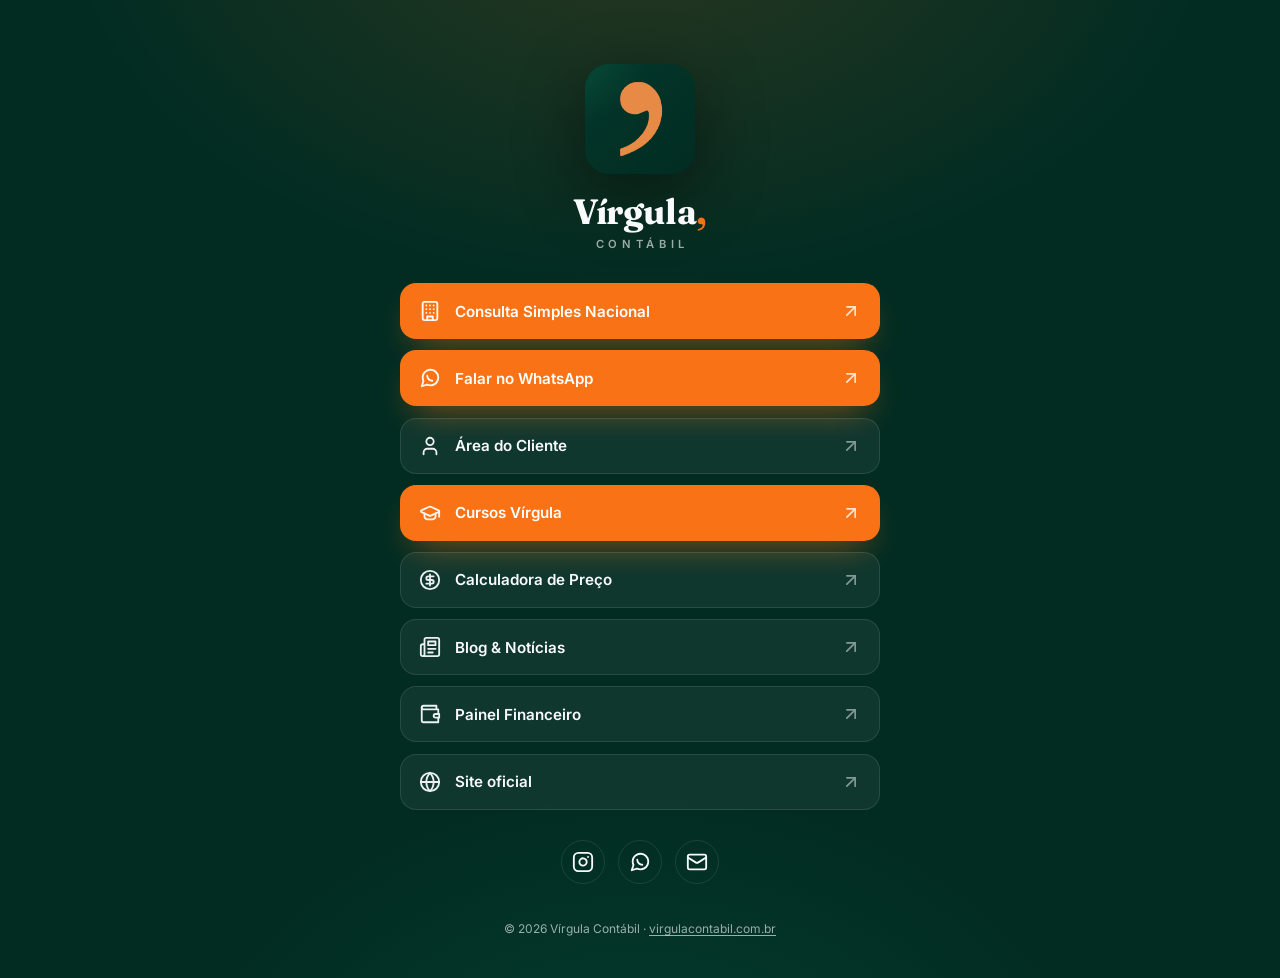
<file: index.html>
<!DOCTYPE html>
<html lang="pt-BR">
<head>
  <meta charset="UTF-8" />
  <meta name="viewport" content="width=device-width, initial-scale=1, viewport-fit=cover" />

  <!-- ======================================================================
       SEO / compartilhamento — troque a URL se o domínio mudar
       ====================================================================== -->
  <title>Vírgula Contábil — Todos os links</title>
  <meta name="description" content="Área do cliente, painel financeiro, calculadora de preço, cursos, blog e contato da Vírgula Contábil num lugar só." />
  <link rel="canonical" href="https://links.virgulacontabil.com.br/" />

  <meta property="og:type" content="website" />
  <meta property="og:site_name" content="Vírgula Contábil" />
  <meta property="og:title" content="Vírgula Contábil — Todos os links" />
  <meta property="og:description" content="Área do cliente, painel financeiro, calculadora de preço, cursos, blog e contato — num lugar só." />
  <meta property="og:url" content="https://links.virgulacontabil.com.br/" />
  <meta property="og:image" content="https://links.virgulacontabil.com.br/og-image.png" />
  <meta name="twitter:card" content="summary_large_image" />

  <meta name="theme-color" content="#022C22" />
  <meta name="color-scheme" content="dark" />
  <link rel="icon" href="icon-192.png" sizes="192x192" type="image/png" />
  <link rel="apple-touch-icon" href="icon-192.png" />

  <link rel="preconnect" href="https://fonts.googleapis.com" />
  <link rel="preconnect" href="https://fonts.gstatic.com" crossorigin />
  <link href="https://fonts.googleapis.com/css2?family=Fraunces:opsz,wght@9..144,600;9..144,700&family=Inter:wght@400;500;600;700&display=swap" rel="stylesheet" />

  <link rel="stylesheet" href="theme.css" />

  <!-- Meta Pixel — deixe o ID vazio ('') para desligar -->
  <script>
    window.META_PIXEL_ID = '28898269556436096';
    if (window.META_PIXEL_ID) {
      !function(f,b,e,v,n,t,s)
      {if(f.fbq)return;n=f.fbq=function(){n.callMethod?
      n.callMethod.apply(n,arguments):n.queue.push(arguments)};
      if(!f._fbq)f._fbq=n;n.push=n;n.loaded=!0;n.version='2.0';
      n.queue=[];t=b.createElement(e);t.async=!0;
      t.src=v;s=b.getElementsByTagName(e)[0];
      s.parentNode.insertBefore(t,s)}(window, document,'script',
      'https://connect.facebook.net/en_US/fbevents.js');
      fbq('init', window.META_PIXEL_ID);
      fbq('track', 'PageView');
    }
  </script>
  <!-- End Meta Pixel -->
</head>
<body>
  <noscript><img height="1" width="1" style="display:none" alt=""
    src="https://www.facebook.com/tr?id=28898269556436096&ev=PageView&noscript=1" /></noscript>

  <main class="wrap">
    <div class="avatar reveal">
      <img src="icon-192.png" width="110" height="110" alt="Vírgula Contábil" />
    </div>

    <h1 class="name reveal" style="animation-delay:.05s">
      <span id="p-name">Vírgula</span><b>,</b>
    </h1>
    <span class="suffix reveal" id="p-suffix" style="animation-delay:.08s">Contábil</span>
    <p class="tagline reveal" id="p-tagline" style="animation-delay:.11s"></p>

    <nav class="links" id="links" aria-label="Meus links"></nav>
    <div class="socials" id="socials"></div>

    <noscript>
      <nav class="links" aria-label="Meus links">
        <a class="link link--primary" href="https://wa.me/5575991161728">Falar no WhatsApp</a>
        <a class="link" href="https://cliente.virgulacontabil.com.br">Área do Cliente</a>
        <a class="link" href="https://financeiro.virgulacontabil.com.br">Painel Financeiro</a>
        <a class="link" href="https://calculadora.virgulacontabil.com.br">Calculadora de Preço</a>
        <a class="link" href="https://virgulacontabil.com.br">Site oficial</a>
      </nav>
    </noscript>

    <footer class="foot reveal">
      © <span id="year"></span> Vírgula Contábil ·
      <a href="https://virgulacontabil.com.br" target="_blank" rel="noopener">virgulacontabil.com.br</a>
    </footer>
  </main>

  <script src="icons.js"></script>
  <script src="data.js"></script>
  <script>
    (function () {
      var DEFAULT = {
        profile: { name: 'Vírgula', suffix: 'Contábil', tagline: '' },
        links: [{ label: 'Site oficial', href: 'https://virgulacontabil.com.br', icon: 'globe' }],
        socials: []
      };
      var D = window.LINKTREE || DEFAULT;
      var P = D.profile || DEFAULT.profile;

      document.getElementById('p-name').textContent    = P.name || 'Vírgula';
      document.getElementById('p-suffix').textContent  = P.suffix || '';
      document.getElementById('p-tagline').textContent = P.tagline || '';
      document.getElementById('year').textContent      = new Date().getFullYear();
      document.title = ((P.name || '') + ' ' + (P.suffix || '')).trim() + ' — Todos os links';

      var esc = function (s) {
        return String(s == null ? '' : s).replace(/[&<>"']/g, function (c) {
          return { '&': '&amp;', '<': '&lt;', '>': '&gt;', '"': '&quot;', "'": '&#39;' }[c];
        });
      };

      document.getElementById('links').innerHTML = (D.links || []).map(function (l, i) {
        return '<a class="link reveal ' + (l.primary ? 'link--primary' : '') + '"' +
          ' style="animation-delay:' + (0.14 + i * 0.05).toFixed(2) + 's"' +
          ' href="' + esc(l.href) + '" target="_blank" rel="noopener">' +
          window.iconSvg(l.icon, 22, 'link__icon') +
          '<span class="link__label">' + esc(l.label) + '</span>' +
          window.iconSvg('go', 20, 'link__go') +
          '</a>';
      }).join('');

      document.getElementById('socials').innerHTML = (D.socials || []).map(function (s) {
        return '<a class="social reveal" href="' + esc(s.href) + '" target="_blank" rel="noopener"' +
          ' aria-label="' + esc(s.label) + '" title="' + esc(s.label) + '">' +
          window.iconSvg(s.icon, 22, '') + '</a>';
      }).join('');
    })();

    // Meta Pixel — cliques nos botões (#links e #socials)
    document.addEventListener('click', function (e) {
      if (!window.fbq) return;
      var a = e.target.closest && e.target.closest('#links a, #socials a');
      if (!a) return;
      var href = a.getAttribute('href') || '';
      var labelEl = a.querySelector('.link__label');
      var name = (labelEl ? labelEl.textContent : a.getAttribute('aria-label')) || href;
      var isContact = /wa\.me|whatsapp/i.test(href) || /^mailto:/i.test(href);
      fbq('track', isContact ? 'Contact' : 'ViewContent', {
        content_name: name.trim(),
        content_category: 'links_bio'
      });
    });
  </script>
</body>
</html>
</file>
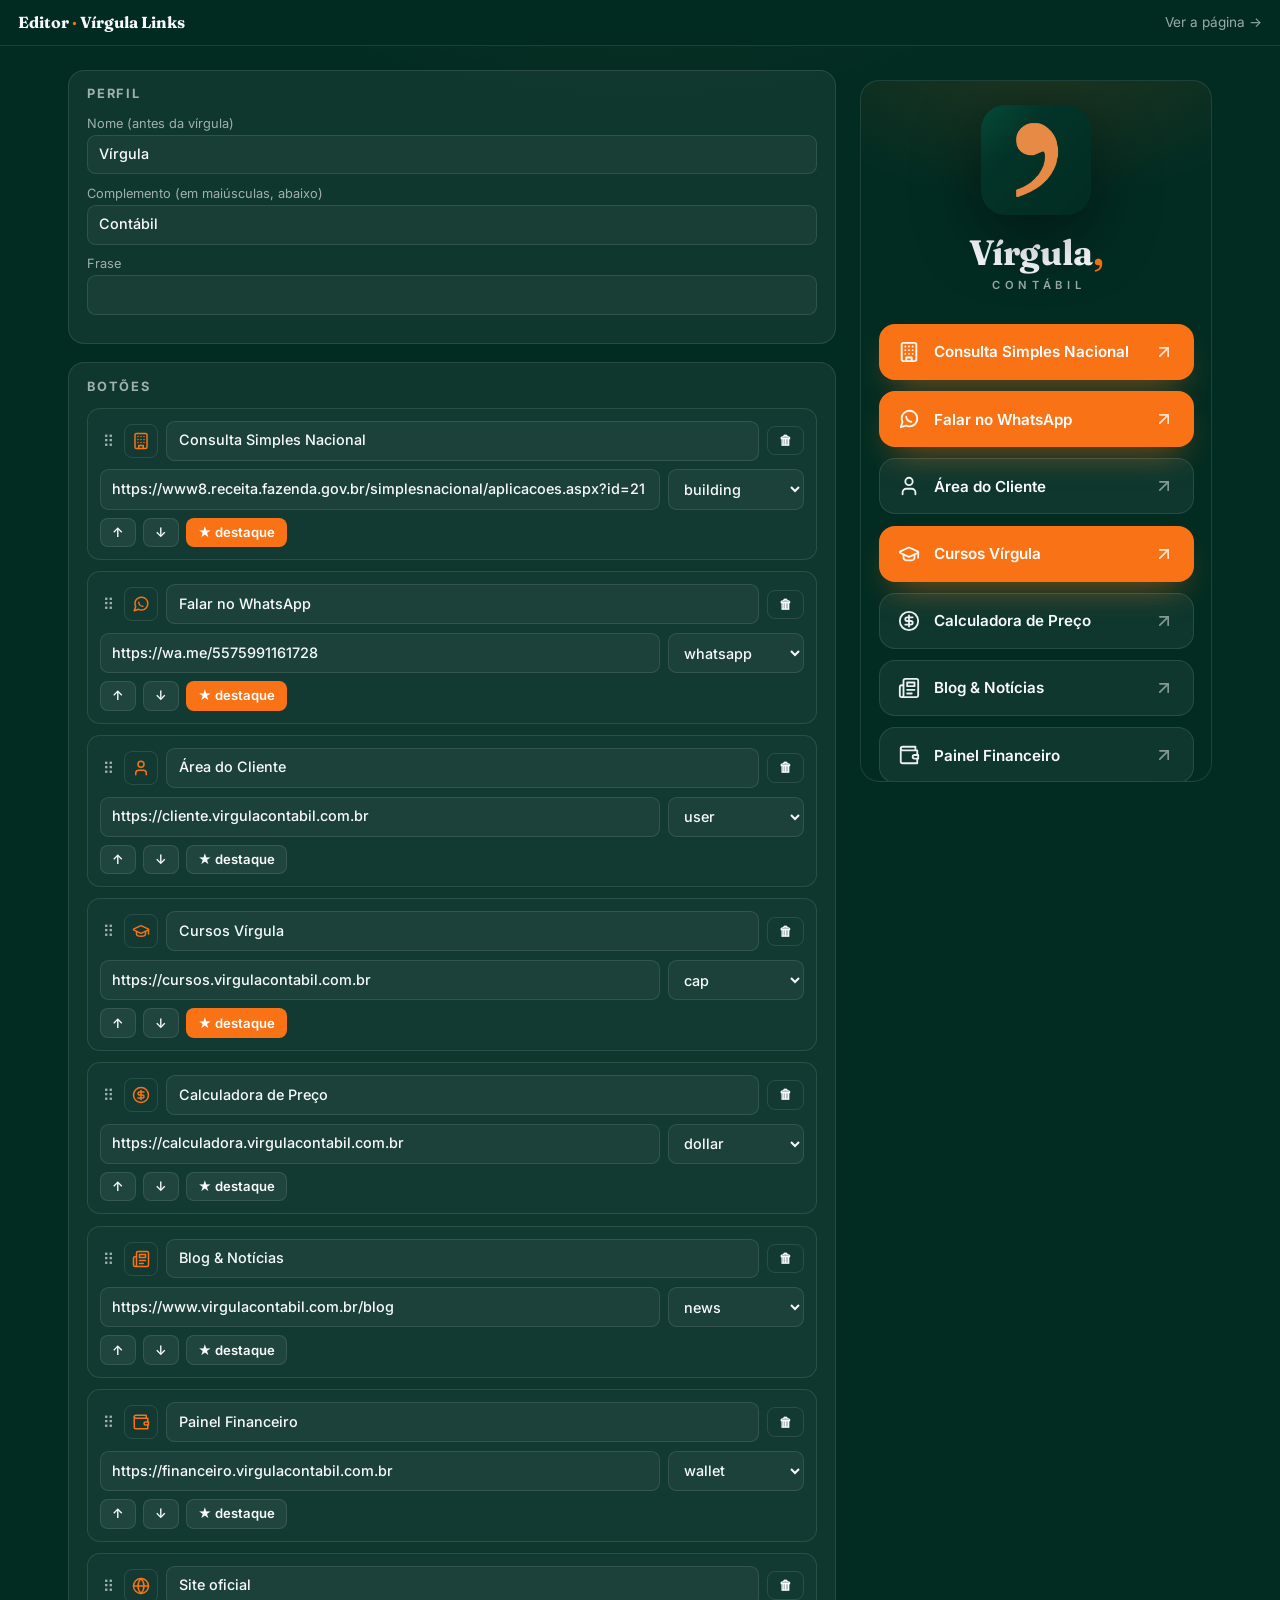
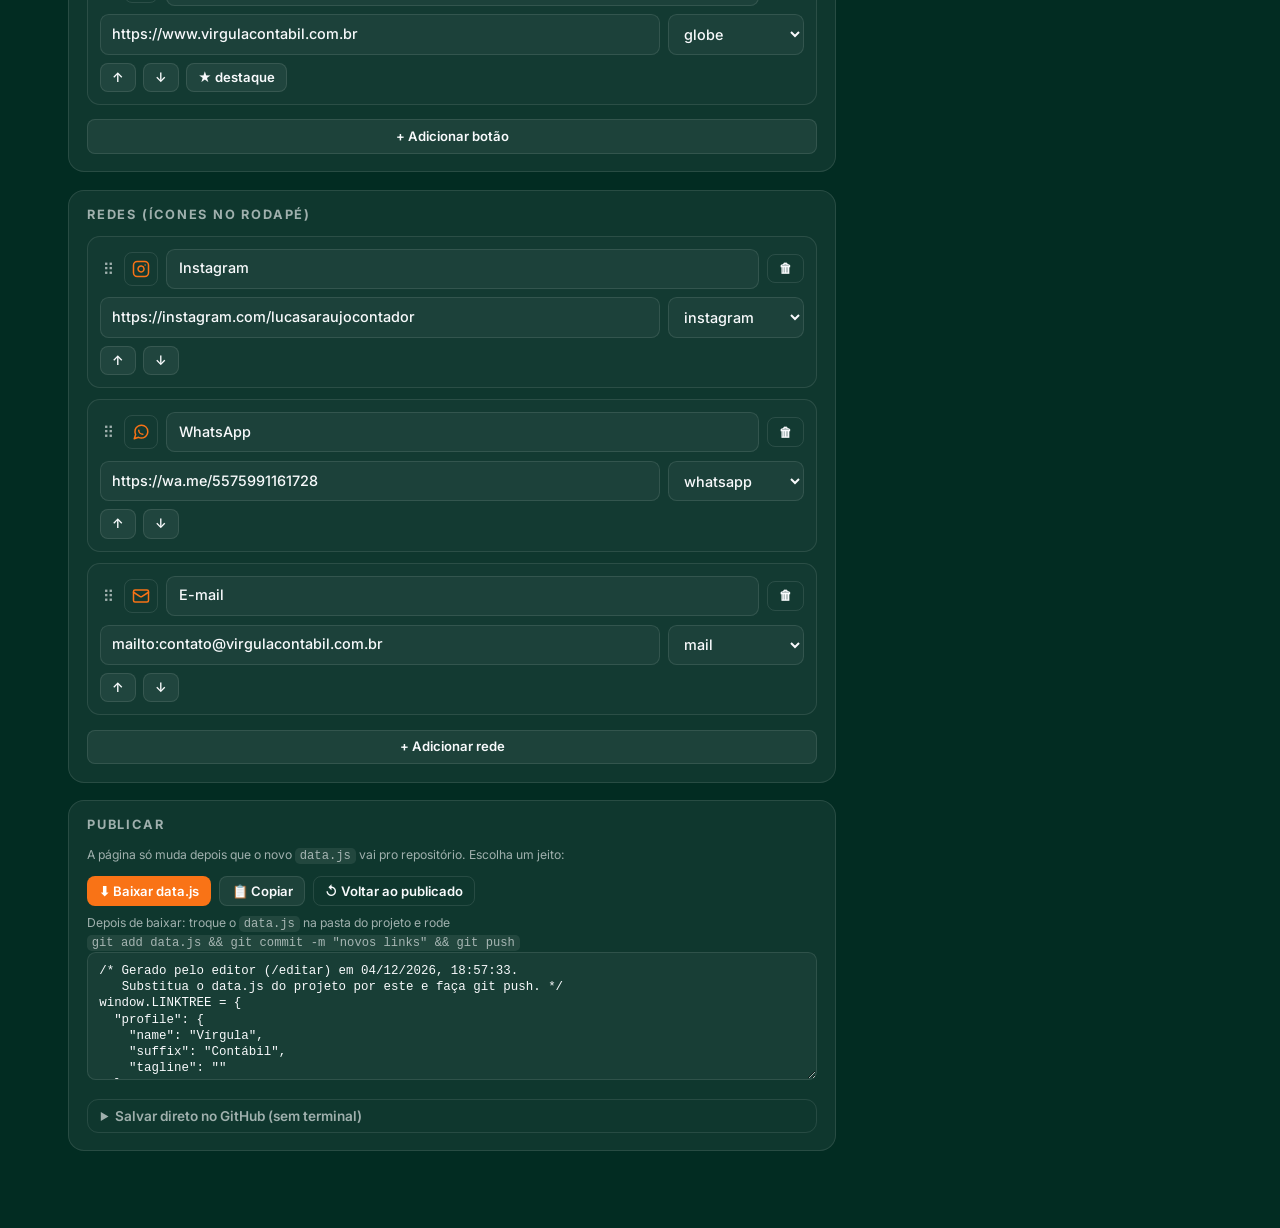
<file: editor.html>
<!DOCTYPE html>
<html lang="pt-BR">
<head>
  <meta charset="UTF-8" />
  <meta name="viewport" content="width=device-width, initial-scale=1" />
  <meta name="robots" content="noindex, nofollow" />
  <title>Editor · Vírgula Links</title>
  <meta name="theme-color" content="#022C22" />
  <meta name="color-scheme" content="dark" />
  <link rel="icon" href="icon-192.png" sizes="192x192" type="image/png" />
  <link rel="preconnect" href="https://fonts.googleapis.com" />
  <link rel="preconnect" href="https://fonts.gstatic.com" crossorigin />
  <link href="https://fonts.googleapis.com/css2?family=Fraunces:opsz,wght@9..144,600;9..144,700&family=Inter:wght@400;500;600;700&display=swap" rel="stylesheet" />
  <link rel="stylesheet" href="theme.css" />
  <style>
    body { display: block; padding: 0; }
    .top {
      position: sticky; top: 0; z-index: 20;
      display: flex; align-items: center; justify-content: space-between; gap: 1rem;
      padding: 0.9rem 1.1rem;
      background: rgba(2, 44, 34, 0.92);
      backdrop-filter: blur(8px);
      border-bottom: 1px solid var(--line);
    }
    .top h1 { font: 700 1rem/1 'Fraunces', Georgia, serif; letter-spacing: 0; }
    .top a { color: var(--muted); font-size: 0.85rem; text-decoration: none; }
    .top a:hover { color: var(--orange); }

    .layout { max-width: 1180px; margin: 0 auto; padding: 1.5rem 1.1rem 5rem; display: grid; gap: 1.5rem; }
    @media (min-width: 960px) { .layout { grid-template-columns: 1fr 22rem; align-items: start; } }

    .card {
      background: var(--card); border: 1px solid var(--line);
      border-radius: 1rem; padding: 1.1rem 1.15rem;
    }
    .card + .card { margin-top: 1.1rem; }
    .card > h2 { font: 700 0.8rem/1 'Inter'; letter-spacing: 0.14em; text-transform: uppercase; color: var(--muted); margin-bottom: 0.9rem; }

    label.field { display: block; margin-bottom: 0.7rem; font-size: 0.8rem; color: var(--muted); }
    label.field span { display: block; margin-bottom: 0.25rem; }
    input, select, textarea {
      width: 100%; font: 500 0.9rem/1.3 'Inter', sans-serif;
      color: var(--paper); background: rgba(255,255,255,0.04);
      border: 1px solid var(--line); border-radius: 0.55rem; padding: 0.6rem 0.7rem;
    }
    input:focus, select:focus, textarea:focus { outline: none; border-color: var(--orange); }
    select option { background: #022C22; }
    textarea { resize: vertical; min-height: 8rem; font-family: ui-monospace, Menlo, Consolas, monospace; font-size: 0.78rem; }

    .row {
      border: 1px solid var(--line); border-radius: 0.8rem;
      padding: 0.75rem; margin-bottom: 0.7rem; background: rgba(255,255,255,0.02);
    }
    .row.dragging { opacity: 0.4; }
    .row__head { display: flex; align-items: center; gap: 0.5rem; margin-bottom: 0.55rem; }
    .row__head .grip { cursor: grab; color: var(--muted); padding: 0 0.15rem; touch-action: none; }
    .row__head .ico { width: 34px; height: 34px; flex-shrink: 0; display: grid; place-items: center; border: 1px solid var(--line); border-radius: 0.5rem; color: var(--orange); }
    .row__head input { flex: 1; }
    .row__grid { display: grid; grid-template-columns: 1fr 8.5rem; gap: 0.5rem; }
    .row__foot { display: flex; align-items: center; gap: 0.4rem; margin-top: 0.5rem; flex-wrap: wrap; }

    .btn {
      font: 600 0.82rem/1 'Inter'; color: var(--paper);
      background: rgba(255,255,255,0.06); border: 1px solid var(--line);
      border-radius: 0.5rem; padding: 0.45rem 0.7rem; cursor: pointer;
      display: inline-flex; align-items: center; gap: 0.35rem;
    }
    .btn:hover { border-color: var(--orange); color: var(--orange); }
    .btn--primary { background: var(--orange); border-color: transparent; color: #fff; }
    .btn--primary:hover { background: var(--orange-hover); color: #fff; }
    .btn--ghost { background: transparent; }
    .btn--danger:hover { border-color: #f87171; color: #f87171; }
    .btn[aria-pressed="true"] { background: var(--orange); border-color: transparent; color: #fff; }
    .btn:disabled { opacity: 0.5; cursor: not-allowed; }
    .btn-add { width: 100%; justify-content: center; padding: 0.6rem; margin-top: 0.2rem; }

    .hint { font-size: 0.76rem; color: var(--muted); line-height: 1.5; margin-top: 0.5rem; }
    .hint code { background: rgba(255,255,255,0.08); padding: 0.05rem 0.3rem; border-radius: 0.3rem; }

    .preview-col { position: sticky; top: 5rem; }
    .preview-frame {
      border: 1px solid var(--line); border-radius: 1.2rem; overflow: hidden;
      background:
        radial-gradient(30rem 20rem at 50% -10%, rgba(249,115,22,0.16), transparent 60%),
        var(--green);
      padding: 1.5rem 1.1rem;
      max-height: 78vh; overflow-y: auto;
    }
    .preview-frame .wrap { max-width: 20rem; }
    .preview-frame .reveal { opacity: 1 !important; transform: none !important; animation: none !important; }

    .statusline { font-size: 0.82rem; margin-top: 0.6rem; min-height: 1.2rem; }
    .statusline.ok { color: #34d399; }
    .statusline.err { color: #f87171; }
    details { border: 1px solid var(--line); border-radius: 0.7rem; padding: 0.5rem 0.8rem; margin-top: 0.9rem; }
    details summary { cursor: pointer; font-size: 0.85rem; font-weight: 600; color: var(--muted); }
    details[open] summary { margin-bottom: 0.7rem; color: var(--paper); }
    .toolbar { display: flex; gap: 0.5rem; flex-wrap: wrap; margin-top: 0.7rem; }
  </style>
</head>
<body>
  <div class="top">
    <h1>Editor <span style="color:var(--orange)">·</span> Vírgula Links</h1>
    <a href="index.html" target="_blank" rel="noopener">Ver a página →</a>
  </div>

  <div class="layout">
    <div>
      <div class="card">
        <h2>Perfil</h2>
        <label class="field"><span>Nome (antes da vírgula)</span><input id="f-name" /></label>
        <label class="field"><span>Complemento (em maiúsculas, abaixo)</span><input id="f-suffix" /></label>
        <label class="field"><span>Frase</span><input id="f-tagline" /></label>
      </div>

      <div class="card">
        <h2>Botões</h2>
        <div id="links-list"></div>
        <button class="btn btn-add" data-add="links">+ Adicionar botão</button>
      </div>

      <div class="card">
        <h2>Redes (ícones no rodapé)</h2>
        <div id="socials-list"></div>
        <button class="btn btn-add" data-add="socials">+ Adicionar rede</button>
      </div>

      <div class="card">
        <h2>Publicar</h2>
        <p class="hint">A página só muda depois que o novo <code>data.js</code> vai pro repositório. Escolha um jeito:</p>

        <div class="toolbar">
          <button class="btn btn--primary" id="btn-download">⬇ Baixar data.js</button>
          <button class="btn" id="btn-copy">📋 Copiar</button>
          <button class="btn btn--ghost" id="btn-reset">↺ Voltar ao publicado</button>
        </div>
        <p class="hint">Depois de baixar: troque o <code>data.js</code> na pasta do projeto e rode<br />
          <code>git add data.js &amp;&amp; git commit -m "novos links" &amp;&amp; git push</code></p>

        <textarea id="output" readonly aria-label="Conteúdo do data.js"></textarea>

        <details>
          <summary>Salvar direto no GitHub (sem terminal)</summary>
          <p class="hint">Precisa de um <b>token fino</b> do GitHub com permissão <b>Contents: Read and write</b>
            só no repositório <code>linktree-virgula</code>.
            Crie em <a href="https://github.com/settings/tokens?type=beta" target="_blank" rel="noopener" style="color:var(--orange)">github.com/settings/tokens</a>.
            O token fica <b>só neste navegador</b>.</p>
          <label class="field"><span>Repositório (dono/nome)</span><input id="gh-repo" value="lucasaraujosgc-hue/linktree-virgula" /></label>
          <label class="field"><span>Branch</span><input id="gh-branch" value="main" /></label>
          <label class="field"><span>Token</span><input id="gh-token" type="password" autocomplete="off" placeholder="github_pat_..." /></label>
          <label class="field" style="display:flex;gap:0.5rem;align-items:center">
            <input type="checkbox" id="gh-remember" style="width:auto" /> <span style="margin:0">Lembrar o token neste navegador</span>
          </label>
          <button class="btn btn--primary" id="btn-gh">🚀 Salvar e publicar</button>
          <div class="statusline" id="gh-status"></div>
        </details>
      </div>
    </div>

    <div class="preview-col">
      <div class="preview-frame">
        <main class="wrap">
          <div class="avatar">
            <img src="icon-192.png" width="110" height="110" alt="Vírgula Contábil" />
          </div>
          <h1 class="name"><span id="pv-name">Vírgula</span><b>,</b></h1>
          <span class="suffix" id="pv-suffix">Contábil</span>
          <p class="tagline" id="pv-tagline"></p>
          <nav class="links" id="pv-links"></nav>
          <div class="socials" id="pv-socials"></div>
        </main>
      </div>
    </div>
  </div>

  <script src="icons.js"></script>
  <script src="data.js"></script>
  <script>
  (function () {
    'use strict';
    var DRAFT_KEY = 'linktree-draft';
    var TOKEN_KEY = 'linktree-gh-token';

    var PUBLISHED = JSON.parse(JSON.stringify(window.LINKTREE || {
      profile: { name: 'Vírgula', suffix: 'Contábil', tagline: '' }, links: [], socials: []
    }));

    var data;
    try {
      var saved = localStorage.getItem(DRAFT_KEY);
      data = saved ? JSON.parse(saved) : JSON.parse(JSON.stringify(PUBLISHED));
    } catch (e) { data = JSON.parse(JSON.stringify(PUBLISHED)); }
    data.profile = data.profile || {};
    data.links = data.links || [];
    data.socials = data.socials || [];

    var $ = function (id) { return document.getElementById(id); };
    var esc = function (s) {
      return String(s == null ? '' : s).replace(/[&<>"']/g, function (c) {
        return { '&': '&amp;', '<': '&lt;', '>': '&gt;', '"': '&quot;', "'": '&#39;' }[c];
      });
    };
    var iconOptions = window.ICON_NAMES.map(function (n) { return '<option value="' + n + '">' + n + '</option>'; }).join('');

    /* ---------- render das listas ---------- */
    function rowHtml(item, kind, idx) {
      var isLink = kind === 'links';
      return '' +
        '<div class="row" data-kind="' + kind + '" data-idx="' + idx + '">' +
          '<div class="row__head">' +
            '<span class="grip" draggable="true" title="Arraste para reordenar" aria-hidden="true">⠿</span>' +
            '<span class="ico">' + window.iconSvg(item.icon, 18, '') + '</span>' +
            '<input data-f="label" placeholder="Texto do botão" value="' + esc(item.label) + '" />' +
            '<button class="btn btn--ghost btn--danger" data-act="del" title="Remover">🗑</button>' +
          '</div>' +
          '<div class="row__grid">' +
            '<input data-f="href" placeholder="https://..." value="' + esc(item.href) + '" />' +
            '<select data-f="icon">' + iconOptions + '</select>' +
          '</div>' +
          '<div class="row__foot">' +
            '<button class="btn" data-act="up" title="Subir">↑</button>' +
            '<button class="btn" data-act="down" title="Descer">↓</button>' +
            (isLink ? '<button class="btn" data-act="star" aria-pressed="' + (item.primary ? 'true' : 'false') + '">★ destaque</button>' : '') +
          '</div>' +
        '</div>';
    }

    function renderList(kind) {
      var host = $(kind + '-list');
      host.innerHTML = data[kind].map(function (it, i) { return rowHtml(it, kind, i); }).join('');
      data[kind].forEach(function (it, i) {
        host.querySelectorAll('.row')[i].querySelector('[data-f="icon"]').value = it.icon || 'link';
      });
    }

    /* ---------- render do preview ---------- */
    function renderPreview() {
      $('pv-name').textContent = data.profile.name || 'Vírgula';
      $('pv-suffix').textContent = data.profile.suffix || '';
      $('pv-tagline').textContent = data.profile.tagline || '';
      $('pv-links').innerHTML = data.links.map(function (l) {
        return '<a class="link ' + (l.primary ? 'link--primary' : '') + '" href="' + esc(l.href) + '" target="_blank" rel="noopener">' +
          window.iconSvg(l.icon, 22, 'link__icon') + '<span class="link__label">' + esc(l.label) + '</span>' +
          window.iconSvg('go', 20, 'link__go') + '</a>';
      }).join('');
      $('pv-socials').innerHTML = data.socials.map(function (s) {
        return '<a class="social" href="' + esc(s.href) + '" target="_blank" rel="noopener" title="' + esc(s.label) + '">' +
          window.iconSvg(s.icon, 22, '') + '</a>';
      }).join('');
    }

    function toDataJs() {
      return '/* Gerado pelo editor (/editar) em ' + new Date().toLocaleString('pt-BR') + '.\n' +
        '   Substitua o data.js do projeto por este e faça git push. */\n' +
        'window.LINKTREE = ' + JSON.stringify(data, null, 2) + ';\n';
    }

    function sync() {
      try { localStorage.setItem(DRAFT_KEY, JSON.stringify(data)); } catch (e) {}
      renderPreview();
      $('output').value = toDataJs();
    }

    function refreshAll() {
      $('f-name').value = data.profile.name || '';
      $('f-suffix').value = data.profile.suffix || '';
      $('f-tagline').value = data.profile.tagline || '';
      renderList('links');
      renderList('socials');
      sync();
    }

    /* ---------- eventos ---------- */
    ['name', 'suffix', 'tagline'].forEach(function (f) {
      $('f-' + f).addEventListener('input', function () { data.profile[f] = this.value; sync(); });
    });

    document.querySelectorAll('[data-add]').forEach(function (b) {
      b.addEventListener('click', function () {
        var kind = this.getAttribute('data-add');
        data[kind].push(kind === 'links'
          ? { label: 'Novo link', href: 'https://', icon: 'link' }
          : { label: 'Rede', href: 'https://', icon: 'link' });
        renderList(kind); sync();
      });
    });

    ['links', 'socials'].forEach(function (kind) {
      var host = $(kind + '-list');

      host.addEventListener('input', function (e) {
        var row = e.target.closest('.row'); if (!row) return;
        var i = +row.dataset.idx, f = e.target.dataset.f;
        if (!f) return;
        data[kind][i][f] = e.target.value;
        if (f === 'icon') row.querySelector('.ico').innerHTML = window.iconSvg(e.target.value, 18, '');
        sync();
      });

      host.addEventListener('click', function (e) {
        var btn = e.target.closest('[data-act]'); if (!btn) return;
        var row = btn.closest('.row'); var i = +row.dataset.idx;
        var act = btn.dataset.act;
        if (act === 'del') data[kind].splice(i, 1);
        else if (act === 'up' && i > 0) data[kind].splice(i - 1, 0, data[kind].splice(i, 1)[0]);
        else if (act === 'down' && i < data[kind].length - 1) data[kind].splice(i + 1, 0, data[kind].splice(i, 1)[0]);
        else if (act === 'star') { data[kind][i].primary = !data[kind][i].primary; }
        renderList(kind); sync();
      });

      // arrastar para reordenar
      var dragFrom = null;
      host.addEventListener('dragstart', function (e) {
        var row = e.target.closest('.row'); if (!row) return;
        dragFrom = +row.dataset.idx; row.classList.add('dragging');
      });
      host.addEventListener('dragend', function (e) {
        var row = e.target.closest('.row'); if (row) row.classList.remove('dragging');
      });
      host.addEventListener('dragover', function (e) { e.preventDefault(); });
      host.addEventListener('drop', function (e) {
        e.preventDefault();
        var row = e.target.closest('.row'); if (!row || dragFrom === null) return;
        var to = +row.dataset.idx;
        if (to !== dragFrom) {
          data[kind].splice(to, 0, data[kind].splice(dragFrom, 1)[0]);
          renderList(kind); sync();
        }
        dragFrom = null;
      });
    });

    /* ---------- publicar ---------- */
    function download(name, text) {
      var blob = new Blob([text], { type: 'text/javascript;charset=utf-8' });
      var a = document.createElement('a');
      a.href = URL.createObjectURL(blob); a.download = name;
      document.body.appendChild(a); a.click(); a.remove();
      setTimeout(function () { URL.revokeObjectURL(a.href); }, 1500);
    }

    $('btn-download').addEventListener('click', function () { download('data.js', toDataJs()); });

    $('btn-copy').addEventListener('click', function () {
      var txt = toDataJs(), done = function () {
        $('btn-copy').textContent = '✓ Copiado';
        setTimeout(function () { $('btn-copy').textContent = '📋 Copiar'; }, 1500);
      };
      if (navigator.clipboard && navigator.clipboard.writeText) {
        navigator.clipboard.writeText(txt).then(done, function () { $('output').select(); });
      } else {
        $('output').select();
        try { document.execCommand('copy'); done(); } catch (e) {}
      }
    });

    $('btn-reset').addEventListener('click', function () {
      if (!confirm('Descartar as mudanças e voltar ao que está publicado?')) return;
      data = JSON.parse(JSON.stringify(PUBLISHED));
      data.profile = data.profile || {}; data.links = data.links || []; data.socials = data.socials || [];
      localStorage.removeItem(DRAFT_KEY);
      refreshAll();
    });

    // token lembrado
    try {
      var t = localStorage.getItem(TOKEN_KEY);
      if (t) { $('gh-token').value = t; $('gh-remember').checked = true; }
    } catch (e) {}

    function b64(str) { return btoa(unescape(encodeURIComponent(str))); }

    $('btn-gh').addEventListener('click', async function () {
      var st = $('gh-status'); st.className = 'statusline'; st.textContent = 'Enviando…';
      var repo = $('gh-repo').value.trim(), branch = $('gh-branch').value.trim() || 'main';
      var token = $('gh-token').value.trim();
      if (!/^[^/]+\/[^/]+$/.test(repo) || !token) {
        st.className = 'statusline err'; st.textContent = 'Preencha o repositório (dono/nome) e o token.';
        return;
      }
      try {
        localStorage[$('gh-remember').checked ? 'setItem' : 'removeItem'](TOKEN_KEY, token);
      } catch (e) {}

      var api = 'https://api.github.com/repos/' + repo + '/contents/data.js';
      var headers = { 'Authorization': 'Bearer ' + token, 'Accept': 'application/vnd.github+json' };
      try {
        var sha;
        var g = await fetch(api + '?ref=' + encodeURIComponent(branch), { headers: headers });
        if (g.status === 200) sha = (await g.json()).sha;
        else if (g.status === 401) throw new Error('Token inválido ou sem permissão.');
        else if (g.status !== 404) throw new Error('Erro ao ler o arquivo (' + g.status + ').');

        var payload = {
          message: 'edit: atualiza links pelo editor',
          content: b64(toDataJs()),
          branch: branch
        };
        if (sha) payload.sha = sha;

        var p = await fetch(api, { method: 'PUT', headers: headers, body: JSON.stringify(payload) });
        if (!p.ok) {
          var msg = 'Erro ' + p.status;
          try { msg = (await p.json()).message || msg; } catch (e) {}
          throw new Error(msg);
        }
        st.className = 'statusline ok';
        st.textContent = '✓ Publicado! O EasyPanel vai atualizar a página em ~1 min (se o Auto Deploy estiver ligado).';
      } catch (err) {
        st.className = 'statusline err';
        st.textContent = '✗ ' + err.message;
      }
    });

    refreshAll();
  })();
  </script>
</body>
</html>
</file>
<file: theme.css>
/* Estilo visual da Vírgula Contábil — usado pela página e pelo editor. */
:root {
  --green:        #022C22;
  --green-soft:   #063a2d;
  --orange:       #F97316;
  --orange-hover: #EA580C;
  --paper:        #F8FAFC;
  --muted:        rgba(248, 250, 252, 0.62);
  --card:         rgba(255, 255, 255, 0.055);
  --card-hover:   rgba(255, 255, 255, 0.09);
  --line:         rgba(255, 255, 255, 0.10);
}

* { box-sizing: border-box; margin: 0; padding: 0; }

body {
  min-height: 100vh;
  min-height: 100dvh;
  font-family: 'Inter', system-ui, -apple-system, 'Segoe UI', Roboto, sans-serif;
  color: var(--paper);
  background:
    radial-gradient(60rem 40rem at 50% -10%, rgba(249, 115, 22, 0.16), transparent 60%),
    radial-gradient(50rem 40rem at 50% 120%, rgba(16, 185, 129, 0.14), transparent 60%),
    var(--green);
  display: flex;
  justify-content: center;
  padding: clamp(2rem, 8vw, 4rem) 1.25rem calc(2.5rem + env(safe-area-inset-bottom));
  -webkit-font-smoothing: antialiased;
}

.wrap { width: 100%; max-width: 30rem; }

/* ---- Cabeçalho ---- */
.avatar { width: 110px; height: 110px; margin: 0 auto 1.25rem; }
.avatar img {
  display: block; width: 100%; height: 100%;
  filter: drop-shadow(0 20px 34px rgba(0, 0, 0, 0.45));
}

.name {
  text-align: center;
  font-family: 'Fraunces', Georgia, serif;
  font-weight: 700;
  font-size: clamp(1.8rem, 7vw, 2.2rem);
  letter-spacing: -0.01em;
  line-height: 1;
}
.name b { color: var(--orange); font-weight: 700; }
.suffix {
  display: block;
  text-align: center;
  margin-top: 0.5rem;
  font-size: 0.7rem;
  font-weight: 600;
  letter-spacing: 0.42em;
  text-transform: uppercase;
  color: var(--muted);
  padding-left: 0.42em;
}
.tagline {
  text-align: center;
  margin-top: 0.9rem;
  font-size: 0.9rem;
  color: var(--muted);
  line-height: 1.5;
}
.tagline:empty { display: none; }

/* ---- Links ---- */
.links { display: grid; gap: 0.7rem; margin-top: 2rem; }

.link {
  display: flex; align-items: center; gap: 0.85rem;
  padding: 1rem 1.15rem;
  border-radius: 1rem;
  background: var(--card);
  border: 1px solid var(--line);
  color: var(--paper);
  text-decoration: none;
  font-size: 0.95rem; font-weight: 600;
  transition: transform 0.18s ease, background 0.18s ease, border-color 0.18s ease;
}
.link:hover, .link:focus-visible {
  background: var(--card-hover);
  border-color: var(--orange);
  transform: translateY(-2px);
}
.link__label { flex: 1; }
.link__icon { flex-shrink: 0; opacity: 0.95; }
.link__go { flex-shrink: 0; opacity: 0.5; }

.link--primary {
  background: var(--orange);
  border-color: transparent;
  color: #fff;
  box-shadow: 0 16px 34px -14px rgba(249, 115, 22, 0.6);
}
.link--primary:hover, .link--primary:focus-visible {
  background: var(--orange-hover);
  border-color: transparent;
}
.link--primary .link__go { opacity: 0.8; }

/* ---- Redes ---- */
.socials { display: flex; justify-content: center; gap: 0.8rem; margin-top: 1.9rem; flex-wrap: wrap; }
.social {
  width: 44px; height: 44px;
  display: grid; place-items: center;
  border-radius: 999px;
  border: 1px solid var(--line);
  color: var(--paper);
  transition: color 0.18s ease, border-color 0.18s ease, background 0.18s ease;
}
.social:hover, .social:focus-visible { color: var(--orange); border-color: var(--orange); background: var(--card); }

.foot {
  text-align: center;
  margin-top: 2.2rem;
  font-size: 0.75rem;
  color: var(--muted);
  line-height: 1.6;
}
.foot a { color: var(--muted); text-decoration: underline; text-underline-offset: 2px; }

:focus-visible { outline: 2px solid var(--orange); outline-offset: 3px; border-radius: 4px; }

@media (prefers-reduced-motion: no-preference) {
  .reveal { opacity: 0; transform: translateY(10px); animation: rise 0.5s ease forwards; }
  @keyframes rise { to { opacity: 1; transform: none; } }
}
</file>
